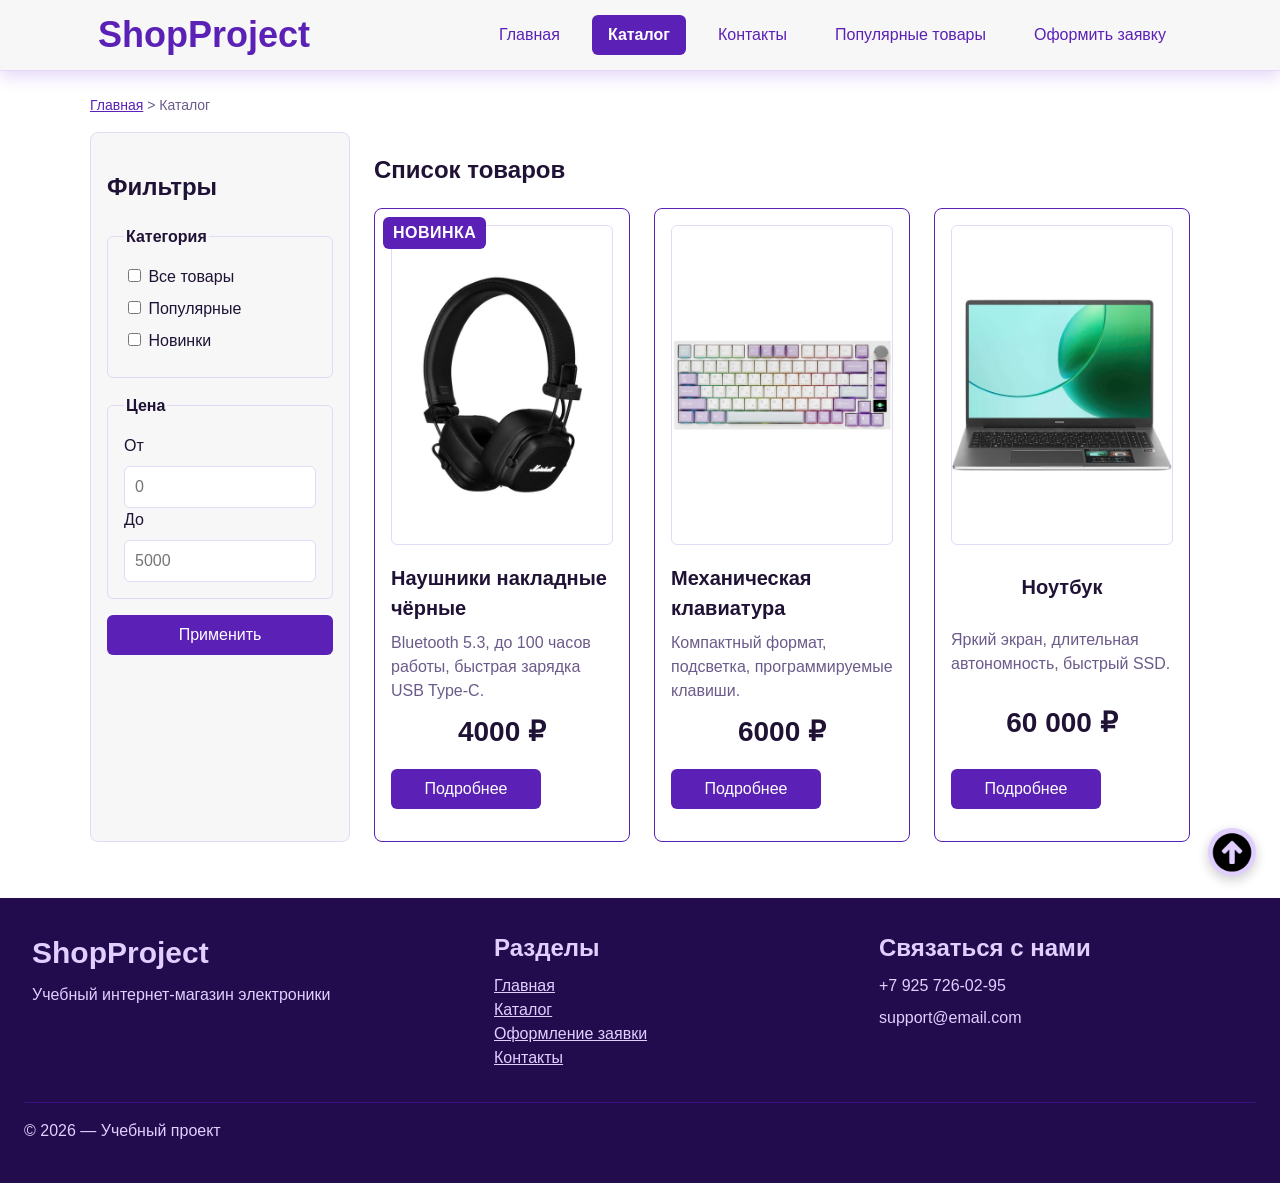
<file: catalog.html>
<!doctype html>
<html lang="ru">
  <head>
    <meta charset="UTF-8" />
    <meta name="viewport" content="width=device-width, initial-scale=1.0" />
    <meta
      name="description"
      content="Каталог товаров учебного интернет-
магазина."
    />
    <meta property="og:type" content="website" />
    <meta property="og:title" content="Учебный интернет-магазин" />
    <meta
      property="og:description"
      content="Учебный frontend-проект интернет-
магазина."
    />
    <meta
      property="og:image"
      content="https://aer1s7.github.io/kr1-html-css-
shop/images/preview.jpg"
    />
    <title>Каталог товаров — Учебный интернет-магазин</title>
    <link rel="stylesheet" href="css/style.css" />
  </head>
  <body>
    <header class="site-header">
      <div class="site-header__inner">
        <a class="site-header__logo" href="index.html">ShopProject</a>
        <nav class="site-nav" aria-label="Основная навигация">
          <ul class="site-nav__list">
            <li class="site-nav__item">
              <a class="site-nav__link" href="index.html"> Главная </a>
            </li>
            <li class="site-nav__item">
              <a
                class="site-nav__link site-nav__link--active"
                href="catalog.html"
                >Каталог</a
              >
            </li>
            <li class="site-nav__item">
              <a class="site-nav__link" href="contacts.html">Контакты</a>
            </li>
            <li class="site-nav__item">
              <a class="site-nav__link" href="index.html#popular">
                Популярные товары
              </a>
            </li>
            <li class="site-nav__item">
              <a class="site-nav__link" href="order.html"> Оформить заявку </a>
            </li>
          </ul>
        </nav>
      </div>
    </header>
    <main>
      <nav class="breadcrumbs" aria-label="Хлебные крошки">
        <a class="breadcrumbs__link" href="index.html">Главная</a>
        <span class="breadcrumbs__current">Каталог</span>
      </nav>
      <section class="catalog-layout">
        <aside class="catalog-filters">
          <h2>Фильтры</h2>
          <form class="filters-form" action="#" method="get">
            <fieldset>
              <legend>Категория</legend>
              <label>
                <input type="checkbox" name="category" value="all" />
                Все товары
              </label>
              <label>
                <input type="checkbox" name="category" value="popular" />
                Популярные
              </label>
              <label>
                <input type="checkbox" name="category" value="new" />
                Новинки
              </label>
            </fieldset>
            <fieldset>
              <legend>Цена</legend>
              <label for="price-from">От</label>
              <input
                id="price-from"
                name="price-from"
                type="number"
                min="0"
                placeholder="0"
              />
              <label for="price-to">До</label>
              <input
                id="price-to"
                name="price-to"
                type="number"
                min="0"
                placeholder="5000"
              />
            </fieldset>
            <button class="button button--primary" type="submit">
              Применить
            </button>
          </form>
        </aside>
        <section class="catalog-products">
          <h2>Список товаров</h2>
          <div class="products-grid">
            <article class="product-card product-card--featured">
              <span class="product-card__badge">Новинка</span>
              <a href="product.html"
                ><img class="product-card__image" src="images/product-1.jpg"
              /></a>
              <h3 class="product-card__title">
                <a href="product.html" class="product-card__link">
                  Наушники накладные чёрные
                </a>
              </h3>
              <p class="product-card__description">
                Bluetooth 5.3, до 100 часов работы, быстрая зарядка USB Type-C.
              </p>
              <p class="product-card__price">4000 ₽</p>
              <a href="product.html">
                <button
                  class="button product-card__button"
                  type="button"
                  data-product="Товар 1"
                >
                  Подробнее
                </button>
              </a>
            </article>
            <article class="product-card product-card--featured">
              <a href="product.html"
                ><img class="product-card__image" src="images/product-2.jpg"
              /></a>
              <h3 class="product-card__title">
                <a href="product.html" class="product-card__link"
                  >Механическая клавиатура</a
                >
              </h3>
              <p class="product-card__description">
                Компактный формат, подсветка, программируемые клавиши.
              </p>
              <p class="product-card__price">6000 ₽</p>
              <a href="product.html">
                <button
                  class="button product-card__button"
                  type="button"
                  data-product="Товар 2"
                >
                  Подробнее
                </button>
              </a>
            </article>
            <article class="product-card product-card--featured">
              <a href="product.html"
                ><img class="product-card__image" src="images/product-3.jpg"
              /></a>
              <h3 class="product-card__title">
                <a href="product.html" class="product-card__link">Ноутбук</a>
              </h3>
              <p class="product-card__description">
                Яркий экран, длительная автономность, быстрый SSD.
              </p>
              <p class="product-card__price">60 000 ₽</p>
              <a href="product.html">
                <button
                  class="button product-card__button"
                  type="button"
                  data-product="Товар 3"
                >
                  Подробнее
                </button>
              </a>
            </article>
          </div>
        </section>
      </section>
    </main>
    <footer id="site-footer">
      <div class="site-footer__inner">
        <div>
          <h2 class="site-footer__logo">ShopProject</h2>
          <p>Учебный интернет-магазин электроники</p>
        </div>
        <div class="site-footer__sections">
          <h2>Разделы</h2>
          <a class="site-footer__link" href="index.html">Главная</a>
          <a class="site-footer__link" href="catalog.html">Каталог</a>
          <a class="site-footer__link" href="order.html">Оформление заявки</a>
          <a class="site-footer__link" href="contacts.html">Контакты</a>
        </div>
        <div>
          <h2>Связаться с нами</h2>
          <p>+7 925 726-02-95</p>
          <p>support@email.com</p>
        </div>
      </div>
      <div class="site-footer__bottom">
        <p>&copy; 2026 — Учебный проект</p>
      </div>
    </footer>
    <a href="#top" class="scroll-top" aria-label="Наверх" title="Наверх"
      ><img class="scroll-top__img" src="images/top.png"
    /></a>
  </body>
</html>
</file>
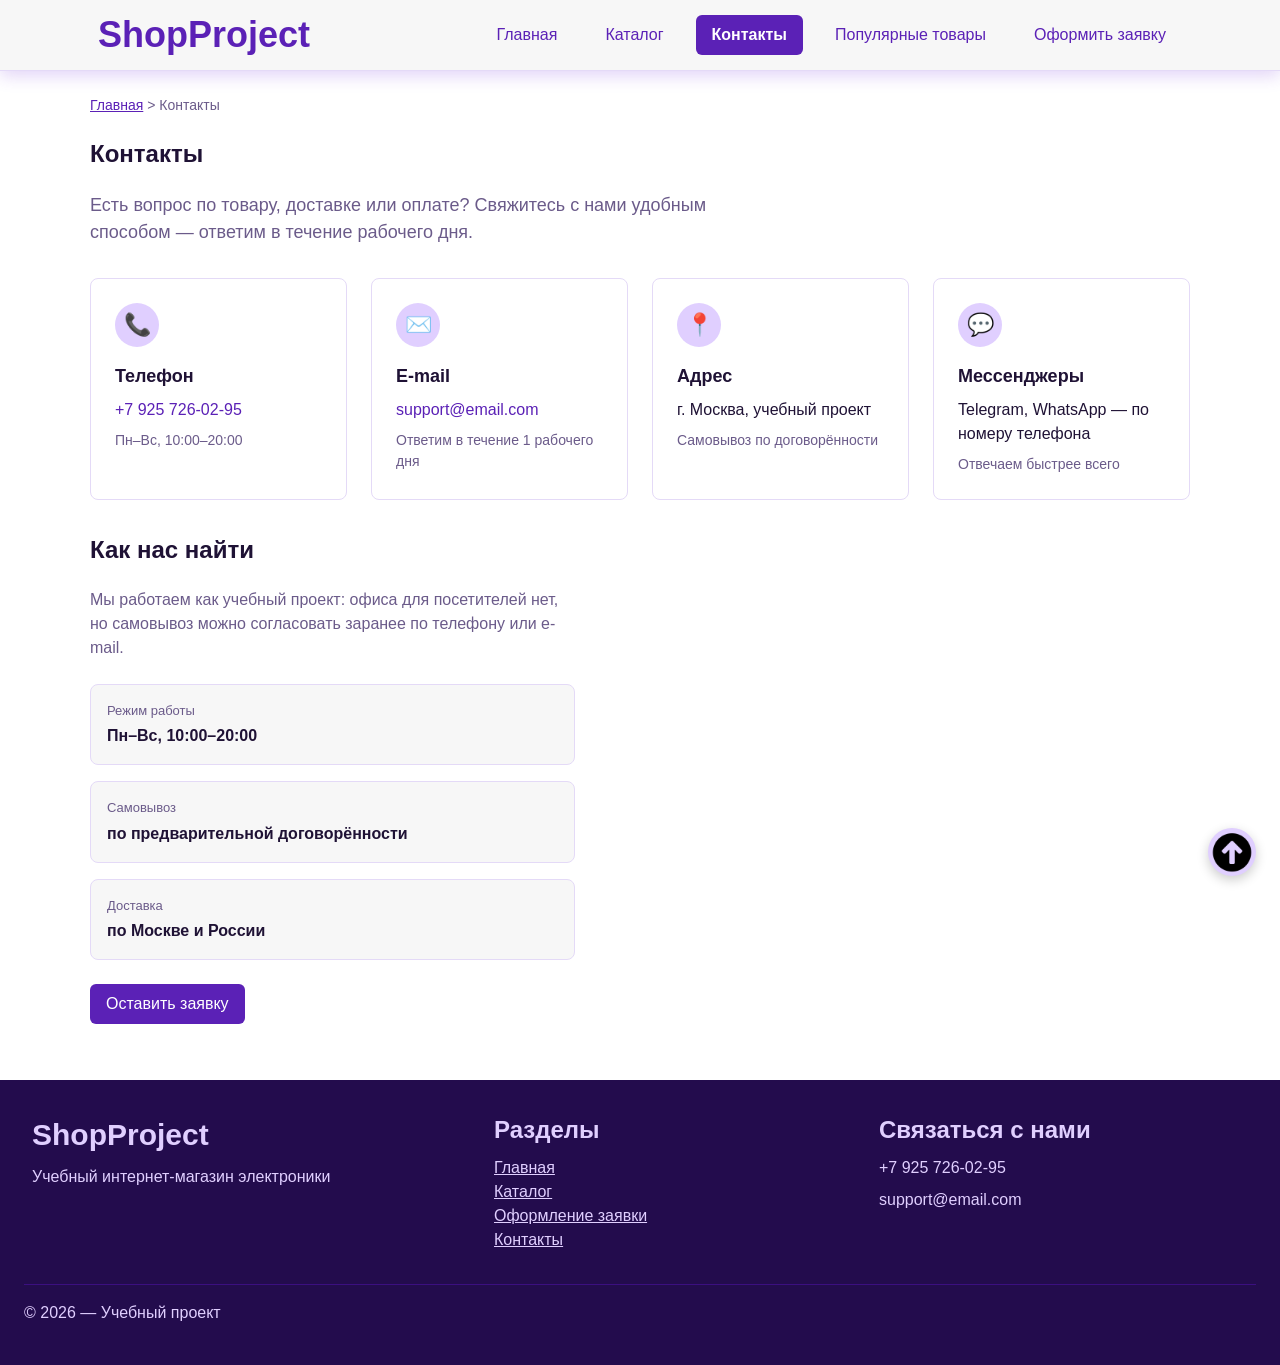
<file: contacts.html>
<!doctype html>
<html lang="ru">
  <head>
    <meta charset="UTF-8" />
    <meta name="viewport" content="width=device-width, initial-scale=1.0" />
    <meta
      name="description"
      content="Контакты учебного интернет-магазина ShopProject: телефон, e-mail, адрес, форма обратной связи."
    />
    <meta property="og:type" content="website" />
    <meta property="og:title" content="Контакты — ShopProject" />
    <meta
      property="og:description"
      content="Учебный frontend-проект интернет-магазина электроники."
    />
    <meta
      property="og:image"
      content="https://aer1s7.github.io/kr1-html-css-shop/images/preview.jpg"
    />
    <title>Контакты — ShopProject</title>
    <link rel="stylesheet" href="css/style.css" />
  </head>
  <body>
    <a id="top"></a>

    <header class="site-header">
      <div class="site-header__inner">
        <a class="site-header__logo" href="index.html">ShopProject</a>
        <nav class="site-nav" aria-label="Основная навигация">
          <ul class="site-nav__list">
            <li class="site-nav__item">
              <a class="site-nav__link" href="index.html">Главная</a>
            </li>
            <li class="site-nav__item">
              <a class="site-nav__link" href="catalog.html">Каталог</a>
            </li>
            <li class="site-nav__item">
              <a
                class="site-nav__link site-nav__link--active"
                href="contacts.html"
              >
                Контакты
              </a>
            </li>
            <li class="site-nav__item">
              <a class="site-nav__link" href="index.html#popular">
                Популярные товары
              </a>
            </li>
            <li class="site-nav__item">
              <a class="site-nav__link" href="order.html">Оформить заявку</a>
            </li>
          </ul>
        </nav>
      </div>
    </header>

    <main>
      <nav class="breadcrumbs" aria-label="Хлебные крошки">
        <a class="breadcrumbs__link" href="index.html">Главная</a>
        <span class="breadcrumbs__current">Контакты</span>
      </nav>
      <section class="section contacts-intro">
        <h1>Контакты</h1>
        <p class="contacts-intro__text">
          Есть вопрос по товару, доставке или оплате? Свяжитесь с нами удобным
          способом — ответим в течение рабочего дня.
        </p>
      </section>

      <section class="section contacts-grid" aria-label="Способы связи">
        <article class="contact-card">
          <span class="contact-card__icon" aria-hidden="true">📞</span>
          <h2 class="contact-card__title">Телефон</h2>
          <p class="contact-card__text">
            <a class="contact-card__link" href="tel:+79257260295">
              +7 925 726-02-95
            </a>
          </p>
          <p class="contact-card__note">Пн–Вс, 10:00–20:00</p>
        </article>

        <article class="contact-card">
          <span class="contact-card__icon" aria-hidden="true">✉️</span>
          <h2 class="contact-card__title">E-mail</h2>
          <p class="contact-card__text">
            <a class="contact-card__link" href="mailto:support@email.com">
              support@email.com
            </a>
          </p>
          <p class="contact-card__note">Ответим в течение 1 рабочего дня</p>
        </article>

        <article class="contact-card">
          <span class="contact-card__icon" aria-hidden="true">📍</span>
          <h2 class="contact-card__title">Адрес</h2>
          <p class="contact-card__text">г. Москва, учебный проект</p>
          <p class="contact-card__note">Самовывоз по договорённости</p>
        </article>

        <article class="contact-card">
          <span class="contact-card__icon" aria-hidden="true">💬</span>
          <h2 class="contact-card__title">Мессенджеры</h2>
          <p class="contact-card__text">
            Telegram, WhatsApp — по номеру телефона
          </p>
          <p class="contact-card__note">Отвечаем быстрее всего</p>
        </article>
      </section>
      <section
        class="section contacts-map"
        aria-labelledby="contacts-map-title"
      >
        <div class="contacts-map__info">
          <h2 id="contacts-map-title">Как нас найти</h2>
          <p>
            Мы работаем как учебный проект: офиса для посетителей нет, но
            самовывоз можно согласовать заранее по телефону или e-mail.
          </p>

          <dl class="contacts-map__facts">
            <div class="contacts-map__fact">
              <dt>Режим работы</dt>
              <dd>Пн–Вс, 10:00–20:00</dd>
            </div>
            <div class="contacts-map__fact">
              <dt>Самовывоз</dt>
              <dd>по предварительной договорённости</dd>
            </div>
            <div class="contacts-map__fact">
              <dt>Доставка</dt>
              <dd>по Москве и России</dd>
            </div>
          </dl>

          <a href="order.html">
            <button class="button button--primary">Оставить заявку</button>
          </a>
        </div>
      </section>
    </main>

    <footer id="site-footer">
      <div class="site-footer__inner">
        <div>
          <h2 class="site-footer__logo">ShopProject</h2>
          <p>Учебный интернет-магазин электроники</p>
        </div>
        <div class="site-footer__sections">
          <h2>Разделы</h2>
          <a class="site-footer__link" href="index.html">Главная</a>
          <a class="site-footer__link" href="catalog.html">Каталог</a>
          <a class="site-footer__link" href="order.html">Оформление заявки</a>
          <a class="site-footer__link" href="contacts.html">Контакты</a>
        </div>
        <div>
          <h2>Связаться с нами</h2>
          <p>+7 925 726-02-95</p>
          <p>support@email.com</p>
        </div>
      </div>
      <div class="site-footer__bottom">
        <p>&copy; 2026 — Учебный проект</p>
      </div>
    </footer>

    <a href="#top" class="scroll-top" aria-label="Наверх" title="Наверх">
      <img class="scroll-top__img" src="images/top.png" alt="" />
    </a>
  </body>
</html>
</file>
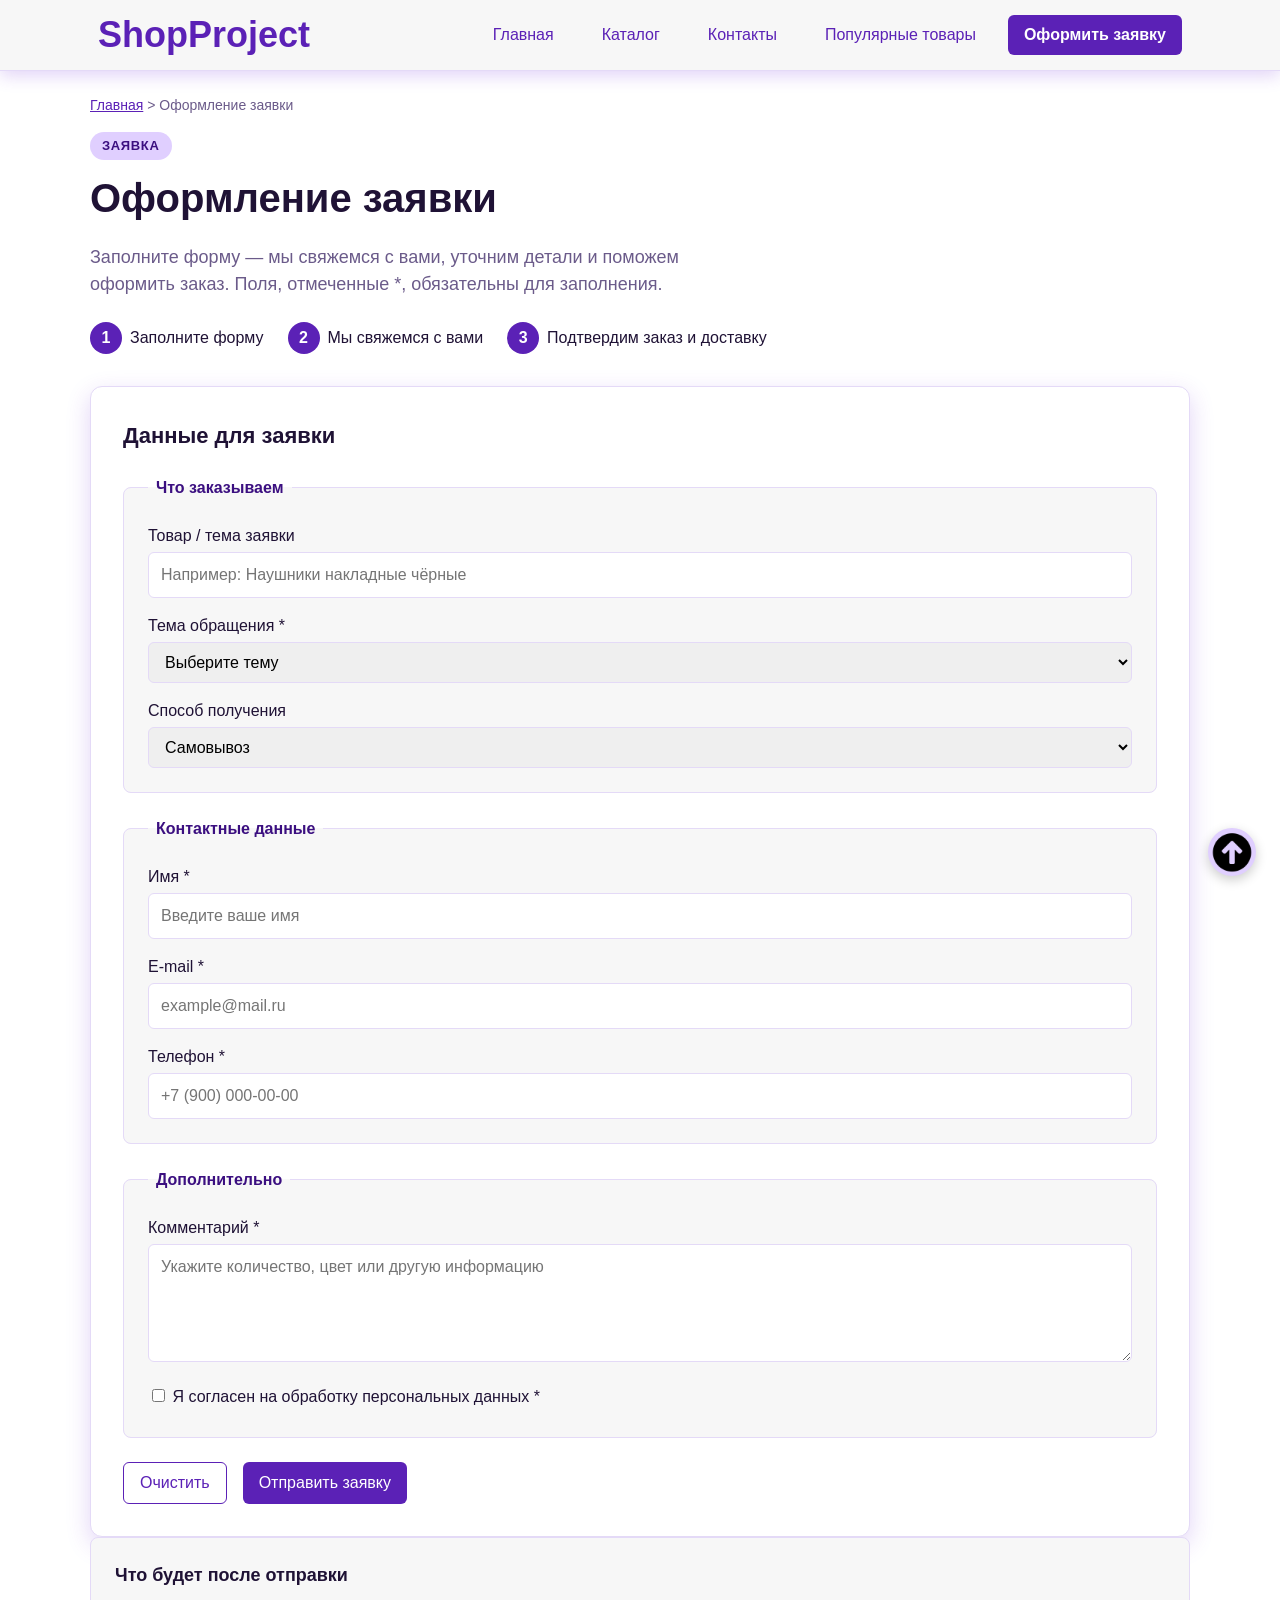
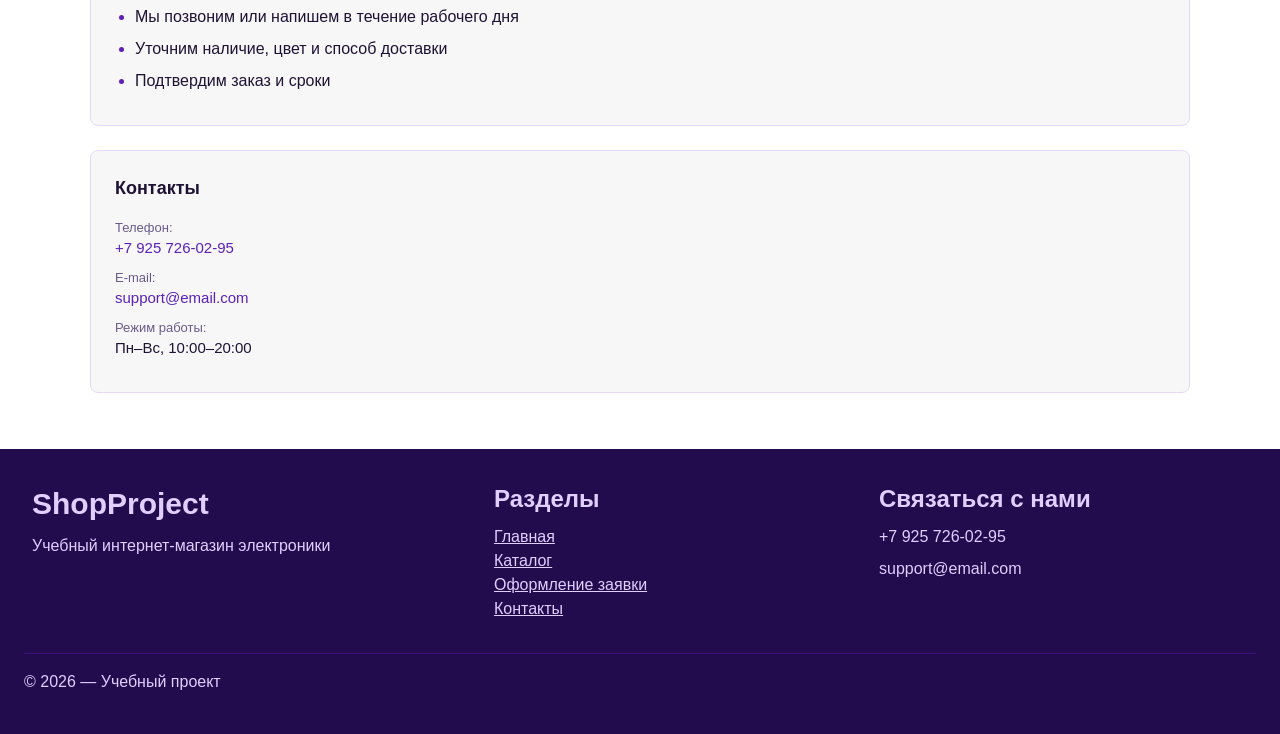
<file: order.html>
<!doctype html>
<html lang="ru">
  <head>
    <meta charset="UTF-8" />
    <meta name="viewport" content="width=device-width, initial-scale=1.0" />
    <meta
      name="description"
      content="Оформление заявки в интернет-магазине ShopProject: выбор товара, контакты, способ получения."
    />
    <meta property="og:type" content="website" />
    <meta property="og:title" content="Оформление заявки — ShopProject" />
    <meta
      property="og:description"
      content="Учебный frontend-проект интернет-магазина электроники."
    />
    <meta
      property="og:image"
      content="https://aer1s7.github.io/kr1-html-css-shop/images/preview.jpg"
    />
    <title>Оформление заявки — ShopProject</title>
    <link rel="stylesheet" href="css/style.css" />
  </head>
  <body>
    <a id="top"></a>

    <header class="site-header">
      <div class="site-header__inner">
        <a class="site-header__logo" href="index.html">ShopProject</a>
        <nav class="site-nav" aria-label="Основная навигация">
          <ul class="site-nav__list">
            <li class="site-nav__item">
              <a class="site-nav__link" href="index.html">Главная</a>
            </li>
            <li class="site-nav__item">
              <a class="site-nav__link" href="catalog.html">Каталог</a>
            </li>
            <li class="site-nav__item">
              <a class="site-nav__link" href="contacts.html">Контакты</a>
            </li>
            <li class="site-nav__item">
              <a class="site-nav__link" href="index.html#popular">
                Популярные товары
              </a>
            </li>
            <li class="site-nav__item">
              <a
                class="site-nav__link site-nav__link--active"
                href="order.html"
              >
                Оформить заявку
              </a>
            </li>
          </ul>
        </nav>
      </div>
    </header>

    <main>
      <nav class="breadcrumbs" aria-label="Хлебные крошки">
        <a class="breadcrumbs__link" href="index.html">Главная</a>
        <span class="breadcrumbs__current">Оформление заявки</span>
      </nav>
      <section class="section order-intro">
        <p class="order-intro__eyebrow">Заявка</p>
        <h1 class="order-intro__title">Оформление заявки</h1>
        <p class="order-intro__text">
          Заполните форму — мы свяжемся с вами, уточним детали и поможем
          оформить заказ. Поля, отмеченные
          <span class="order-form__required" aria-hidden="true">*</span>,
          обязательны для заполнения.
        </p>

        <ol class="order-steps">
          <li class="order-steps__item">
            <span class="order-steps__num">1</span>
            <span class="order-steps__text">Заполните форму</span>
          </li>
          <li class="order-steps__item">
            <span class="order-steps__num">2</span>
            <span class="order-steps__text">Мы свяжемся с вами</span>
          </li>
          <li class="order-steps__item">
            <span class="order-steps__num">3</span>
            <span class="order-steps__text">Подтвердим заказ и доставку</span>
          </li>
        </ol>
      </section>

      <section class="section order-layout">
        <form
          class="order-form order-form--page order-card"
          id="order-page-form"
          action="order.html"
          method="get"
        >
          <h2 class="order-card__title">Данные для заявки</h2>

          <fieldset class="order-form__group">
            <legend class="order-form__legend">Что заказываем</legend>

            <div class="order-form__field">
              <label class="order-form__label" for="page-product">
                Товар / тема заявки
              </label>
              <input
                class="order-form__input"
                id="page-product"
                name="product"
                type="text"
                placeholder="Например: Наушники накладные чёрные"
              />
            </div>

            <div class="order-form__field">
              <label class="order-form__label" for="page-topic">
                Тема обращения
                <span class="order-form__required" aria-hidden="true">*</span>
              </label>
              <select
                class="order-form__select"
                id="page-topic"
                name="topic"
                required
              >
                <option value="">Выберите тему</option>
                <option value="product">Заказ товара</option>
                <option value="consultation">Консультация</option>
                <option value="delivery">Доставка</option>
              </select>
            </div>

            <div class="order-form__field">
              <label class="order-form__label" for="page-delivery">
                Способ получения
              </label>
              <select
                class="order-form__select"
                id="page-delivery"
                name="delivery"
              >
                <option value="pickup">Самовывоз</option>
                <option value="courier">Курьером</option>
                <option value="post">Почтой</option>
              </select>
            </div>
          </fieldset>

          <fieldset class="order-form__group">
            <legend class="order-form__legend">Контактные данные</legend>

            <div class="order-form__field">
              <label class="order-form__label" for="page-name">
                Имя
                <span class="order-form__required" aria-hidden="true">*</span>
              </label>
              <input
                class="order-form__input"
                id="page-name"
                name="name"
                type="text"
                placeholder="Введите ваше имя"
                autocomplete="given-name"
                required
              />
            </div>

            <div class="order-form__field">
              <label class="order-form__label" for="page-email">
                E-mail
                <span class="order-form__required" aria-hidden="true">*</span>
              </label>
              <input
                class="order-form__input"
                id="page-email"
                name="email"
                type="email"
                placeholder="example@mail.ru"
                autocomplete="email"
                required
              />
            </div>

            <div class="order-form__field">
              <label class="order-form__label" for="page-phone">
                Телефон
                <span class="order-form__required" aria-hidden="true">*</span>
              </label>
              <input
                class="order-form__input"
                id="page-phone"
                name="phone"
                type="tel"
                inputmode="tel"
                placeholder="+7 (900) 000-00-00"
                pattern="^\+7 \(\d{3}\) \d{3}-\d{2}-\d{2}$"
                title="Введите телефон в формате +7 (900) 000-00-00"
                required
              />
            </div>
          </fieldset>

          <fieldset class="order-form__group">
            <legend class="order-form__legend">Дополнительно</legend>

            <div class="order-form__field">
              <label class="order-form__label" for="page-comment">
                Комментарий
                <span class="order-form__required" aria-hidden="true">*</span>
              </label>
              <textarea
                class="order-form__textarea"
                id="page-comment"
                name="comment"
                rows="4"
                placeholder="Укажите количество, цвет или другую информацию"
                required
              ></textarea>
            </div>

            <div class="order-form__field">
              <label class="order-form__label" for="page-agreement">
                <input
                  id="page-agreement"
                  name="agreement"
                  type="checkbox"
                  value="yes"
                  required
                />
                Я согласен на обработку персональных данных
                <span class="order-form__required" aria-hidden="true">*</span>
              </label>
            </div>
          </fieldset>

          <div class="order-form__actions">
            <button class="button button--secondary" type="reset">
              Очистить
            </button>
            <button class="button button--primary" type="submit">
              Отправить заявку
            </button>
          </div>
        </form>
        <aside class="order-aside" aria-label="Дополнительная информация">
          <div class="order-aside__card">
            <h2 class="order-aside__title">Что будет после отправки</h2>
            <ul class="order-aside__list">
              <li>Мы позвоним или напишем в течение рабочего дня</li>
              <li>Уточним наличие, цвет и способ доставки</li>
              <li>Подтвердим заказ и сроки</li>
            </ul>
          </div>

          <div class="order-aside__card">
            <h2 class="order-aside__title">Контакты</h2>
            <p class="order-aside__row">
              <span class="order-aside__label">Телефон:</span>
              <a class="order-aside__link" href="tel:+79257260295">
                +7 925 726-02-95
              </a>
            </p>
            <p class="order-aside__row">
              <span class="order-aside__label">E-mail:</span>
              <a class="order-aside__link" href="mailto:support@email.com">
                support@email.com
              </a>
            </p>
            <p class="order-aside__row">
              <span class="order-aside__label">Режим работы:</span>
              Пн–Вс, 10:00–20:00
            </p>
          </div>
        </aside>
      </section>
    </main>

    <footer id="site-footer">
      <div class="site-footer__inner">
        <div>
          <h2 class="site-footer__logo">ShopProject</h2>
          <p>Учебный интернет-магазин электроники</p>
        </div>
        <div class="site-footer__sections">
          <h2>Разделы</h2>
          <a class="site-footer__link" href="index.html">Главная</a>
          <a class="site-footer__link" href="catalog.html">Каталог</a>
          <a class="site-footer__link" href="order.html">Оформление заявки</a>
          <a class="site-footer__link" href="contacts.html">Контакты</a>
        </div>
        <div>
          <h2>Связаться с нами</h2>
          <p>+7 925 726-02-95</p>
          <p>support@email.com</p>
        </div>
      </div>
      <div class="site-footer__bottom">
        <p>&copy; 2026 — Учебный проект</p>
      </div>
    </footer>

    <a href="#top" class="scroll-top" aria-label="Наверх" title="Наверх">
      <img class="scroll-top__img" src="images/top.png" alt="" />
    </a>
  </body>
</html>
</file>
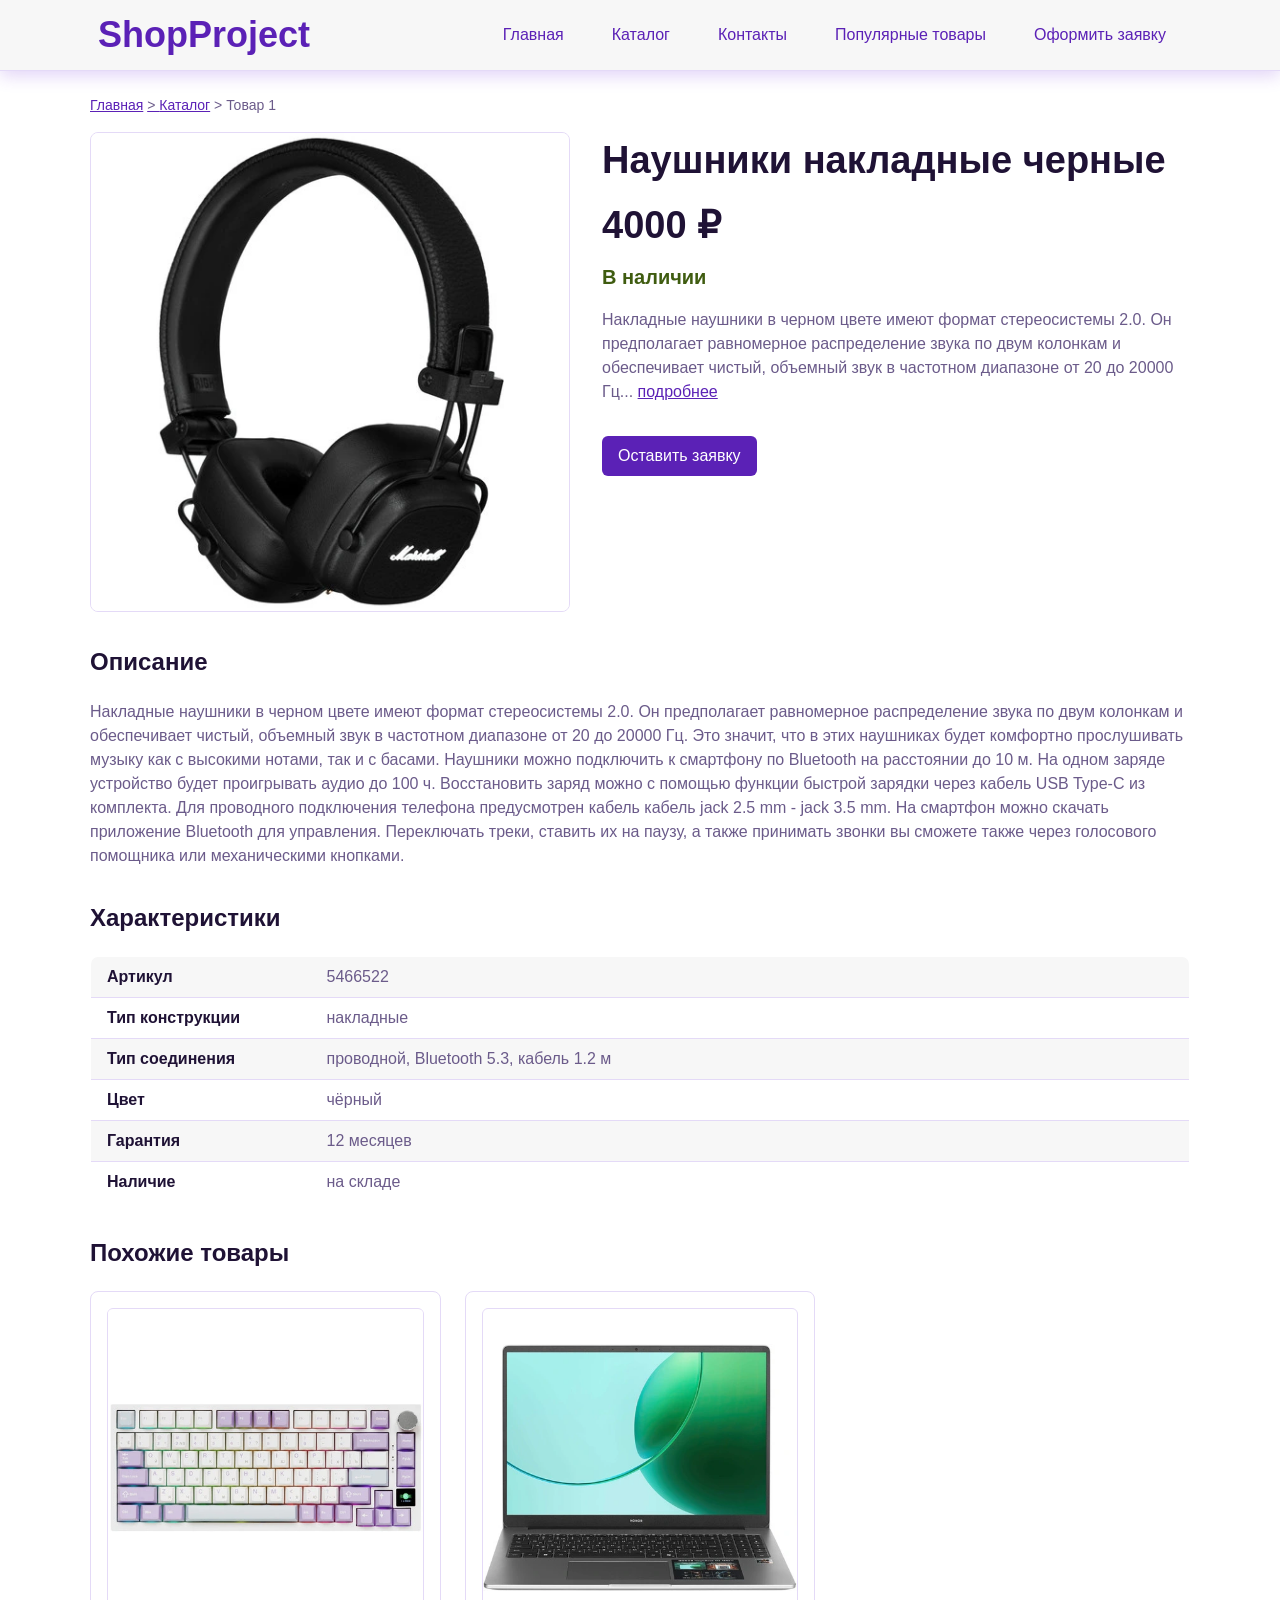
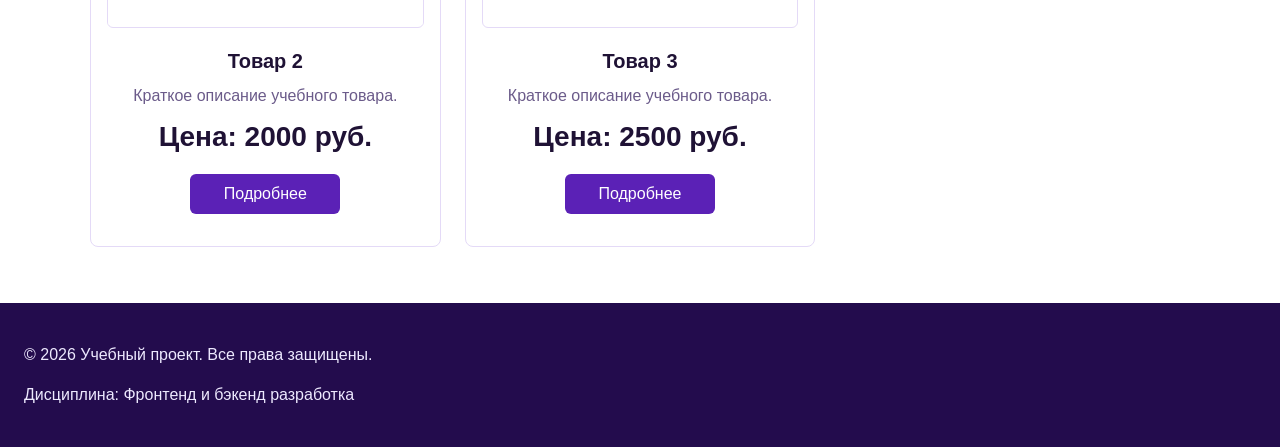
<file: product.html>
<!doctype html>
<html lang="ru">
  <head>
    <meta charset="UTF-8" />
    <meta name="viewport" content="width=device-width, initial-scale=1.0" />
    <meta
      name="description"
      content="Страница товара учебного интернет-магазина."
    />
    <meta property="og:type" content="website" />
    <meta property="og:title" content="Учебный интернет-магазин" />
    <meta
      property="og:description"
      content="Учебный frontend-проект интернет-магазина."
    />
    <meta
      property="og:image"
      content="https://aer1s7.github.io/kr1-html-css-shop/images/preview.jpg"
    />
    <title>Товар 1 — Учебный интернет-магазин</title>
    <link rel="stylesheet" href="css/style.css" />
    <script src="js/main.js" defer></script>
  </head>
  <body>
    <header class="site-header">
      <div class="site-header__inner">
        <a class="site-header__logo" href="index.html">ShopProject</a>
        <nav class="site-nav" aria-label="Основная навигация">
          <ul class="site-nav__list">
            <li class="site-nav__item">
              <a class="site-nav__link" href="index.html">Главная</a>
            </li>
            <li class="site-nav__item">
              <a class="site-nav__link" href="catalog.html">Каталог</a>
            </li>
            <li class="site-nav__item">
              <a class="site-nav__link" href="contacts.html">Контакты</a>
            </li>
            <li class="site-nav__item">
              <a class="site-nav__link" href="index.html#popular">
                Популярные товары
              </a>
            </li>
            <li class="site-nav__item">
              <a class="site-nav__link" href="order.html">
                Оформить заявку
              </a>
            </li>
          </ul>
        </nav>
      </div>
    </header>

    <main>
      <nav class="breadcrumbs" aria-label="Хлебные крошки">
        <a class="breadcrumbs__link" href="index.html">Главная</a>
        <a class="breadcrumbs__current" href="catalog.html">Каталог</a>
        <span class="breadcrumbs__current">Товар 1</span>
      </nav>

      <section class="section product-detail">
        <div class="product-detail__media">
          <img
            class="product-detail__image"
            src="images/product-1.jpg"
            alt="Товар 1 — учебный товар интернет-магазина"
            width="600"
            height="450"
          />
        </div>

        <div class="product-detail__info">
          <h1 class="product-detail__title">Наушники накладные черные</h1>

          <p class="product-detail__price">4000 ₽</p>
          
          <p class="product-detail__stock">В наличии</p>

          <p class="product-detail__description">
            Накладные наушники в черном цвете имеют формат стереосистемы 2.0. Он предполагает равномерное распределение звука по двум колонкам
            и обеспечивает чистый, объемный звук в частотном диапазоне от 20 до 20000 Гц...
            <a href="#about-product" class="product-detail__continuelink">подробнее</a>
          </p>
          <a href="order.html">
            <button
              class="button button--primary product-detail__button"
              type="button"
              data-product="Товар 1"
            >
              Оставить заявку
            </button>
          </a>
        </div>
      </section>
    <section class="section" id="about-product">
        <h2>Описание</h2>
        <p class="about-product__description">
            Накладные наушники в черном цвете имеют формат стереосистемы 2.0. Он предполагает равномерное распределение звука по двум колонкам
            и обеспечивает чистый, объемный звук в частотном диапазоне от 20 до 20000 Гц. Это значит, что в этих наушниках будет комфортно прослушивать
            музыку как с высокими нотами, так и с басами.
            Наушники можно подключить к смартфону по Bluetooth на расстоянии до 10 м.
            На одном заряде устройство будет проигрывать аудио до 100 ч. Восстановить заряд можно с помощью функции
            быстрой зарядки через кабель USB Type-C из комплекта. Для проводного подключения телефона предусмотрен кабель кабель
             jack 2.5 mm - jack 3.5 mm. На смартфон можно скачать приложение Bluetooth для управления. Переключать треки, ставить их на паузу,
            а также принимать звонки вы сможете также через голосового помощника или механическими кнопками. 
        </p>
    </section>
      <section class="section" id="specifications">
        <h2>Характеристики</h2>
        <table class="specs-table">
          <caption class="visually-hidden">
            Технические характеристики товара
          </caption>
          <tbody>
            <tr class="specs-table__row">
              <th class="specs-table__head" scope="row">Артикул</th>
              <td class="specs-table__cell">5466522</td>
            </tr>
            <tr class="specs-table__row">
              <th class="specs-table__head" scope="row">Тип конструкции</th>
              <td class="specs-table__cell">накладные</td>
            </tr>
            <tr class="specs-table__row">
              <th class="specs-table__head" scope="row">Тип соединения</th>
              <td class="specs-table__cell">проводной, Bluetooth 5.3, кабель 1.2 м </td>
            </tr>
            <tr class="specs-table__row">
              <th class="specs-table__head" scope="row">Цвет</th>
              <td class="specs-table__cell">чёрный</td>
            </tr>
            <tr class="specs-table__row">
              <th class="specs-table__head" scope="row">Гарантия</th>
              <td class="specs-table__cell">12 месяцев</td>
            </tr>
            <tr class="specs-table__row">
              <th class="specs-table__head" scope="row">Наличие</th>
              <td class="specs-table__cell">на складе</td>
            </tr>
          </tbody>
        </table>
      </section>

      <section class="section" id="related">
        <h2>Похожие товары</h2>
        <div class="products-grid">
          <article class="product-card">
            <a href="product.html"><img class="product-card__image" src="images/product-2.jpg"/></a>
            <h3 class="product-card__title">
              <a class="product-card__link" href="product.html">Товар 2</a>
            </h3>
            <p class="product-card__description">
              Краткое описание учебного товара.
            </p>
            <p class="product-card__price">Цена: 2000 руб.</p>
            <button
              class="button product-card__button"
              type="button"
              data-product="Товар 2"
            >
              Подробнее
            </button>
          </article>
          <article class="product-card">
            <a href="product.html"><img class="product-card__image" src="images/product-3.jpg"/></a>
            <h3 class="product-card__title">
              <a class="product-card__link" href="product.html">Товар 3</a>
            </h3>
            <p class="product-card__description">
              Краткое описание учебного товара.
            </p>
            <p class="product-card__price">Цена: 2500 руб.</p>
            <button
              class="button product-card__button"
              type="button"
              data-product="Товар 3"
            >
              Подробнее
            </button>
          </article>
        </div>
      </section>
    </main>

    <footer id="contacts">
      <p>&copy; 2026 Учебный проект. Все права защищены.</p>
      <p>Дисциплина: Фронтенд и бэкенд разработка</p>
    </footer>

    <dialog
      class="order-dialog"
      id="order-dialog"
      aria-labelledby="order-dialog-title"
    >
      <h2 class="order-dialog__title" id="order-dialog-title">
        Оформление заявки
      </h2>
  </body>
</html>
</file>
<file: css/style.css>
﻿/* ===============================
1. Переменные проекта
=============================== */
:root {
  /* Основные цвета проекта */
  --color-bg: #ffffff;
  --color-text: #1f1235;
  --color-muted: #6b5b8a;
  --color-primary: #5b21b6;
  --color-primary-dark: #3b0f80;
  --color-border: #e4daf7;
  --color-surface: #f7f7f7;
  --color-surface-accent: #e0cfff;
  --color-danger: #b00020;
  --color-success: #3f5c10;
  --color-success-bg: #eefaf0;
  --color-white: #ffffff;
  --color-shadow: rgba(109, 40, 217, 0.2);
  /* Отступы */
  --space-xs: 4px;
  --space-sm: 8px;
  --space-md: 16px;
  --space-lg: 24px;
  --space-xl: 32px;
  /* Скругления */
  --radius-sm: 6px;
  --radius-md: 8px;
  --radius-lg: 12px;
  /* Размеры */
  --container-width: 1100px;
}

/* ===============================
2. Базовые стили
=============================== */
* {
  box-sizing: border-box;
}

html {
  scroll-behavior: smooth;
}

body {
  margin: 0;
  font-family: Arial, Helvetica, sans-serif;
  line-height: 1.5;
  color: var(--color-text);
  background-color: var(--color-bg);
}

main {
  min-height: calc(100vh - (70px+237px+40px))
}

main,
footer {
  padding: var(--space-lg);
}

header {
  background-color: var(--color-surface);
}

footer {
  background-color: #230c4d;
  color: #ede9fe;
}

/* ===============================
3. Общие элементы интерфейса
=============================== */

a {
  color: var(--color-primary);
}

a:focus-visible {
  outline: 2px solid var(--color-primary);
  outline-offset: 3px;
}

button {
  display: inline-block;
  padding: var(--space-sm) var(--space-md);
  border: none;
  border-radius: var(--radius-sm);
  font: inherit;
  text-decoration: none;
  cursor: pointer;
}
.button--primary {
  color: var(--color-white);
  background-color: var(--color-primary);
  transition:
    background-color 0.3s ease,
    transform 0.3s ease;
}
.button--primary:hover {
  background-color: var(--color-primary-dark);
}

.button--secondary {
  color: var(--color-primary);
  background-color: transparent;
  border: 1px solid var(--color-primary);
  transition:
    background-color 0.3s ease,
    transform 0.3s ease;
}
.button--secondary:hover {
  color: var(--color-white);
  background-color: var(--color-primary);
}
.button:focus-visible {
  outline: 2px solid var(--color-primary);
  outline-offset: 3px;
}
.button:disabled,
.button--disabled {
  opacity: 0.6;
  cursor: not-allowed;
}

:target {
  outline: 2px dashed var(--color-primary);
  outline-offset: 4px;
}
/* ===============================
4. Компоненты страницы
=============================== */
.hero {
  display: grid;
  grid-template-columns: 1.1fr 0.9fr;
  gap: var(--space-xl);
  align-items: center;
  max-width: var(--container-width);
  margin: 0 auto var(--space-xl);
  padding: var(--space-xl) var(--space-lg);
  background-color: var(--color-surface-accent);
  border-radius: var(--radius-lg);
  box-shadow: 0 8px 24px var(--color-shadow);
}

.hero__eyebrow {
  display: inline-block;
  margin: 0 0 var(--space-sm);
  padding: 4px 12px;
  font-size: 14px;
  font-weight: 700;
  color: var(--color-primary-dark);
  text-transform: uppercase;
  letter-spacing: 0.05em;
  background-color: var(--color-white);
  border-radius: 999px;
}

.hero__title {
  margin: 0 0 var(--space-md);
  font-size: 44px;
  line-height: 1.15;
  color: var(--color-text);
}

.hero__subtitle {
  margin: 0 0 var(--space-lg);
  font-size: 18px;
  color: var(--color-muted);
}

.hero__actions {
  display: flex;
  flex-wrap: wrap;
  gap: var(--space-md);
  margin-bottom: var(--space-lg);
}

.hero__features {
  display: flex;
  flex-wrap: wrap;
  gap: var(--space-md);
  padding: 0;
  margin: 0;
  list-style: none;
}

.hero__feature {
  position: relative;
  padding-left: 24px;
  font-size: 15px;
  color: var(--color-text);
}

.hero__feature::before {
  content: "✓";
  position: absolute;
  left: 0;
  top: 0;
  font-weight: 700;
  color: var(--color-primary);
}

.hero__media {
  display: flex;
  justify-content: center;
}

.hero__image {
  display: block;
  width: 100%;
  max-width: 480px;
  height: auto;
  border-radius: var(--radius-lg);
  object-fit: contain;
}

.advantages-list {
  display: grid;
  grid-template-columns: repeat(4, 1fr);
  gap: var(--space-lg);
  padding: 0;
  margin: 0;
  list-style: none;
}

.advantages-list__item {
  padding: var(--space-lg);
  border: 1px solid var(--color-border);
  border-radius: var(--radius-md);
  background-color: var(--color-bg);
  transition:
    border-color 0.3s ease,
    transform 0.3s ease;
}

.advantages-list__item:hover {
  border-color: var(--color-primary);
  transform: translateY(-2px);
}

.advantages-list__icon {
  display: inline-flex;
  align-items: center;
  justify-content: center;
  width: 44px;
  height: 44px;
  margin-bottom: var(--space-md);
  font-size: 22px;
  background-color: var(--color-surface-accent);
  border-radius: 50%;
}

.advantages-list__title {
  margin: 0 0 var(--space-sm);
  font-size: 18px;
  color: var(--color-text);
}

.advantages-list__text {
  margin: 0;
  font-size: 15px;
  color: var(--color-muted);
}

.about-shop {
  display: grid;
  grid-template-columns: 1.4fr 1fr;
  gap: var(--space-xl);
  align-items: start;
  max-width: var(--container-width);
  margin: 0 auto var(--space-xl);
  padding: var(--space-xl) var(--space-lg);
  border-radius: var(--radius-lg);
  background-color: var(--color-surface);
  border-left: 4px solid var(--color-primary);
}

.about-shop__title {
  margin: 0 0 var(--space-md);
}

.about-shop__text {
  margin: 0 0 var(--space-md);
  color: var(--color-muted);
}

.about-shop__facts {
  display: grid;
  grid-template-columns: repeat(2, 1fr);
  gap: var(--space-md);
  margin: 0;
}

.about-shop__fact {
  padding: var(--space-md);
  background-color: var(--color-bg);
  border: 1px solid var(--color-border);
  border-radius: var(--radius-md);
}

.about-shop__fact-label {
  margin: 0 0 var(--space-xs);
  font-size: 13px;
  color: var(--color-muted);
}

.about-shop__fact-value {
  margin: 0;
  font-size: 22px;
  font-weight: 700;
  color: var(--color-primary);
}

.section {
  max-width: var(--container-width);
  margin: 0 auto var(--space-xl);
}
.section h2 {
  margin-top: 0;
}

.products-grid {
  display: grid;
  grid-template-columns: repeat(3, 1fr);
  gap: var(--space-lg);
}

.product-card {
  position: relative;
  overflow: hidden;
  display: flex;
  flex-direction: column;
  gap: var(--space-sm);
  padding: var(--space-md);
  border: 1px solid var(--color-border);
  border-radius: var(--radius-md);
  background-color: var(--color-bg);
  transition: transform 0.3s ease;
}
.product-card:hover {
  border-color: var(--color-primary);
  transform: scale(1.05);
}
.product-card--featured {
  border-color: var(--color-primary);
}
.product-card--discount {
  border-color: var(--color-danger);
}

.product-card__badge {
  position: absolute;
  top: var(--space-sm);
  left: var(--space-sm);
  z-index: 1;
  display: inline-block;
  padding: 4px 10px;
  font-size: 16px;
  font-weight: 700;
  color: var(--color-white);
  text-transform: uppercase;
  letter-spacing: 0.03em;
  background-color: var(--color-primary);
  border-radius: var(--radius-sm);
}

.product-card__image {
  display: block;
  width: 100%;
  height: 320px;
  object-fit: contain;
  margin-bottom: 10px;
  border: 1px solid var(--color-border);
  border-radius: var(--radius-sm);
}
.product-card__image:hover {
  border: 1px solid var(--color-primary);
}
.product-card__title {
  margin: auto;
  color: var(--color-text);
}
.product-card__description {
  margin: auto;
  color: var(--color-muted);
}

.product-card__price {
  margin: auto;
  font-size: 28px;
  font-weight: bold;
}
.product-card--discount .product-card__price {
  color: var(--color-danger);
}
.product-card__button {
  margin: var(--space-sm) auto var(--space-md);
  color: var(--color-white);
  background-color: var(--color-primary);
  width: 100%;
  max-width: 150px;
  transition: max-width 0.5s ease;
}

.product-card__button:hover {
  background-color: var(--color-primary-dark);
  max-width: 100%;
}

.product-card__button--order {
  width: 100%;
}

.catalog-layout {
  max-width: var(--container-width);
  margin: 0 auto var(--space-xl);
  display: grid;
  grid-template-columns: 260px 1fr;
  grid-template-areas: "filters products";
  gap: var(--space-lg);
}
.catalog-filters {
  grid-area: filters;
  padding: var(--space-md);
  border: 1px solid var(--color-border);
  border-radius: var(--radius-md);
  background-color: var(--color-surface);
}
.catalog-products {
  grid-area: products;
}

.filters-form {
  display: grid;
  gap: var(--space-md);
}
.filters-form fieldset {
  margin: 0;
  padding: var(--space-md);
  border: 1px solid var(--color-border);
  border-radius: var(--radius-sm);
}
.filters-form legend {
  font-weight: 700;
}
.filters-form label {
  display: block;
  margin-bottom: var(--space-sm);
}
.filters-form input[type="number"] {
  width: 100%;
  padding: 8px 10px;
  border: 1px solid var(--color-border);
  border-radius: var(--radius-sm);
  font: inherit;
}

.aside-info {
  max-width: var(--container-width);
  margin: 0 auto var(--space-xl);
  padding: var(--space-md);
  border-left: 4px solid var(--color-primary);
  background-color: var(--color-surface);
}

.site-header {
  position: sticky;
  top: 0;
  z-index: 50;
  border-bottom: 1px solid var(--color-border);
  box-shadow: 0 5px 16px rgba(109, 40, 217, 0.2);
}
.site-header__inner {
  display: flex;
  align-items: center;
  justify-content: space-between;
  max-width: var(--container-width);
  margin: 0 auto;
  padding: var(--space-sm);
}

.site-nav {
  margin: 0;
}

.site-header__logo {
  font-weight: bold;
  font-size: 36px;
  margin-right: 16px;
  color: var(--color-primary);
  text-decoration: none;
  transition: color 0.4s ease;
}

.site-header__logo:hover {
  color: var(--color-primary-dark);
}

.site-header__contacts {
  color: var(--color-primary);
  font-weight: 600;
}

.site-nav__list {
  display: flex;
  flex-wrap: wrap;
  justify-content: center;
  align-items: center;
  align-self: center;
  gap: var(--space-md);
  padding: 0;
  margin: 0;
  list-style: none;
}
.site-nav__link {
  display: inline-block;
  padding: var(--space-sm) var(--space-md);
  color: var(--color-primary);
  text-decoration: none;
  border-radius: var(--radius-sm);
  transition:
    background-color 0.4s ease,
    transform 0.4s ease;
}
.site-nav__link:hover {
  color: var(--color-white);
  background-color: var(--color-primary);
}

.site-nav__link:focus-visible {
  outline: 2px solid var(--color-primary);
  outline-offset: 3px;
}
.site-nav__link--active {
  color: var(--color-white);
  background-color: var(--color-primary);
  font-weight: 600;
}

.breadcrumbs {
  max-width: var(--container-width);
  margin: 0 auto var(--space-md);
  font-size: 14px;
  color: var(--color-muted);
}
.breadcrumbs__link {
  color: var(--color-primary);
}

.breadcrumbs__current::before {
  content: " > ";
  color: var(--color-muted);
}

.product-detail {
  display: grid;
  grid-template-columns: minmax(280px, 480px) 1fr;
  gap: var(--space-xl);
  align-items: start;
}

.product-detail__info {
  display: flex;
  flex-direction: column;
}

.product-detail__image {
  display: block;
  width: 100%;
  height: auto;
  border: 1px solid var(--color-border);
  border-radius: var(--radius-md);
  background-color: var(--color-surface);
}

.product-detail__title {
  margin: 0 0 var(--space-sm);
  font-size: 38px;
  color: var(--color-text);
}

.product-detail__price {
  margin: 0 0 var(--space-sm);
  font-size: 38px;
  font-weight: bold;
}

.product-detail__stock {
  margin: 0;
  font-size: 20px;
  font-weight: 700;
  color: var(--color-success);
}

.product-detail__description {
  color: var(--color-muted);
  text-overflow: ellipsis;
}

.product-detail__button {
  margin-top: var(--space-md);
}

.about-product__description {
  color: var(--color-muted);
}

.specs-table {
  width: 100%;
  max-width: var(--container-width);
  border-collapse: collapse;
  border: 1px solid var(--color-border);
  border-radius: var(--radius-md);
  overflow: hidden;
}

.specs-table__row:nth-child(odd) {
  background-color: var(--color-surface);
}

.specs-table__head,
.specs-table__cell {
  padding: var(--space-sm) var(--space-md);
  text-align: left;
  border-bottom: 1px solid var(--color-border);
}

.specs-table__head {
  width: 220px;
  font-weight: 700;
  color: var(--color-text);
}

.specs-table__cell {
  color: var(--color-muted);
}

.specs-table__row:last-child .specs-table__head,
.specs-table__row:last-child .specs-table__cell {
  border-bottom: none;
}

.product-card__link {
  color: var(--color-text);
  font-size: 20px;
  text-decoration: none;
}

.product-card__link:hover {
  color: var(--color-primary);
}

.visually-hidden {
  position: absolute;
  width: 1px;
  height: 1px;
  margin: -1px;
  padding: 0;
  border: 0;
  overflow: hidden;
  clip: rect(0 0 0 0);
  white-space: nowrap;
}

.contacts-intro {
  max-width: var(--container-width);
}

.contacts-intro__text {
  max-width: 640px;
  margin: var(--space-md) 0 0;
  color: var(--color-muted);
  font-size: 18px;
}

.contacts-grid {
  display: grid;
  grid-template-columns: repeat(4, 1fr);
  gap: var(--space-lg);
}

.contact-card {
  padding: var(--space-lg);
  border: 1px solid var(--color-border);
  border-radius: var(--radius-md);
  background-color: var(--color-bg);
  transition:
    border-color 0.3s ease,
    transform 0.3s ease,
    box-shadow 0.3s ease;
}

.contact-card:hover {
  border-color: var(--color-primary);
  transform: translateY(-2px);
  box-shadow: 0 8px 20px var(--color-shadow);
}

.contact-card__icon {
  display: inline-flex;
  align-items: center;
  justify-content: center;
  width: 44px;
  height: 44px;
  margin-bottom: var(--space-md);
  font-size: 22px;
  background-color: var(--color-surface-accent);
  border-radius: 50%;
}

.contact-card__title {
  margin: 0 0 var(--space-sm);
  font-size: 18px;
}

.contact-card__text {
  margin: 0;
  font-size: 16px;
  color: var(--color-text);
}

.contact-card__link {
  color: var(--color-primary);
  text-decoration: none;
}

.contact-card__link:hover {
  text-decoration: underline;
}

.contact-card__note {
  margin: var(--space-sm) 0 0;
  font-size: 14px;
  color: var(--color-muted);
}

.contact-form-section {
  display: grid;
  grid-template-columns: 1fr 1.2fr;
  gap: var(--space-xl);
  align-items: start;
  padding: var(--space-xl) var(--space-lg);
  border-radius: var(--radius-lg);
  background-color: var(--color-surface);
  border-left: 4px solid var(--color-primary);
}

.contact-form-section__text h2 {
  margin-top: 0;
}

.contact-form-section__text p {
  color: var(--color-muted);
}

.contact-form-section__list {
  padding-left: 20px;
  margin: var(--space-md) 0 0;
  color: var(--color-text);
}

.contact-form-section__list li {
  margin-bottom: var(--space-sm);
  position: relative;
}

.contact-form-section__list li::marker {
  color: var(--color-primary);
}

.contact-form {
  padding: var(--space-lg);
  border: 1px solid var(--color-border);
  border-radius: var(--radius-md);
  background-color: var(--color-bg);
}

.contacts-map {
  display: grid;
  grid-template-columns: 1fr 1.2fr;
  gap: var(--space-xl);
  align-items: stretch;
}

.contacts-map__info h2 {
  margin-top: 0;
}

.contacts-map__info p {
  color: var(--color-muted);
}

.contacts-map__facts {
  display: grid;
  gap: var(--space-md);
  margin: var(--space-lg) 0;
}

.contacts-map__fact {
  padding: var(--space-md);
  border: 1px solid var(--color-border);
  border-radius: var(--radius-md);
  background-color: var(--color-surface);
}

.contacts-map__fact dt {
  margin-bottom: var(--space-xs);
  font-size: 13px;
  color: var(--color-muted);
}

.contacts-map__fact dd {
  margin: 0;
  font-weight: 600;
  color: var(--color-text);
}

.scroll-top {
  position: fixed;
  right: var(--space-lg);
  bottom: var(--space-lg);
  z-index: 100;
  display: inline-flex;
  align-items: center;
  justify-content: center;
  width: 48px;
  height: 48px;
  font-size: 22px;
  line-height: 1;
  color: var(--color-white);
  text-decoration: none;
  background-color: var(--color-surface-accent);
  border-radius: 50%;
  box-shadow: 0 4px 12px rgba(0, 0, 0, 0.2);
  transition:
    background-color 0.2s ease,
    transform 0.2s ease;
}

.scroll-top:hover {
  background-color: var(--color-primary);
  transform: translateY(-2px);
}

.scroll-top:focus-visible {
  outline: 2px solid var(--color-primary);
  outline-offset: 3px;
}

.scroll-top__img {
  width: 100%;
  height: auto;
}

.site-footer__inner {
  display: grid;
  grid-template-columns: 1.2fr 1fr 1fr;
  padding-bottom: 32px;
}

.site-footer__inner p {
  margin: var(--space-sm);
  font-size: 16px;
  color: var(--color-surface-accent);
}

.site-footer__inner a {
  margin: auto var(--space-sm);
  color: #e0cfff;
}

.site-footer__logo {
  margin: var(--space-sm);
  font-size: 30px;
  color: var(--color-surface-accent);
}

.site-footer__inner h2 {
  color: var(--color-surface-accent);
  margin: var(--space-sm);
}

.site-footer__sections {
  display: flex;
  flex-direction: column;
}

.site-footer__bottom {
  border-top: 1px solid var(--color-primary-dark);
  color: var(--color-surface-accent);
}

/* ===============================
5. Форма и модальное окно
=============================== */
.order-intro {
  max-width: var(--container-width);
}

.order-intro__eyebrow {
  display: inline-block;
  margin: 0 0 var(--space-sm);
  padding: 4px 12px;
  font-size: 13px;
  font-weight: 700;
  color: var(--color-primary-dark);
  text-transform: uppercase;
  letter-spacing: 0.05em;
  background-color: var(--color-surface-accent);
  border-radius: 999px;
}

.order-intro__title {
  margin: 0 0 var(--space-md);
  font-size: 40px;
}

.order-intro__text {
  max-width: 640px;
  margin: 0 0 var(--space-lg);
  color: var(--color-muted);
  font-size: 18px;
}

.order-steps {
  display: flex;
  flex-wrap: wrap;
  gap: var(--space-lg);
  padding: 0;
  margin: 0 0 var(--space-xl);
  list-style: none;
}

.order-steps__item {
  display: flex;
  align-items: center;
  gap: var(--space-sm);
  color: var(--color-text);
}

.order-steps__num {
  display: inline-flex;
  align-items: center;
  justify-content: center;
  width: 32px;
  height: 32px;
  font-weight: 700;
  color: var(--color-white);
  background-color: var(--color-primary);
  border-radius: 50%;
}

.order-steps__text {
  font-size: 16px;
}

.order-card {
  padding: var(--space-xl);
  border: 1px solid var(--color-border);
  border-radius: var(--radius-lg);
  background-color: var(--color-bg);
  box-shadow: 0 8px 24px var(--color-shadow);
}

.order-card__title {
  margin: 0 0 var(--space-lg);
  font-size: 22px;
}

.order-form__group {
  padding: var(--space-lg);
  margin: 0 0 var(--space-lg);
  border: 1px solid var(--color-border);
  border-radius: var(--radius-md);
  background-color: var(--color-surface);
}

.order-form__legend {
  padding: 0 var(--space-sm);
  font-weight: 700;
  color: var(--color-primary-dark);
}

.order-form__field:last-child {
  margin-bottom: 0;
}

.order-aside {
  display: grid;
  gap: var(--space-lg);
}

.order-aside__card {
  padding: var(--space-lg);
  border: 1px solid var(--color-border);
  border-radius: var(--radius-md);
  background-color: var(--color-surface);
}

.order-aside__title {
  margin: 0 0 var(--space-md);
  font-size: 18px;
}

.order-aside__list {
  padding-left: 20px;
  margin: 0;
  color: var(--color-text);
}

.order-aside__list li {
  margin-bottom: var(--space-sm);
}

.order-aside__list li::marker {
  color: var(--color-primary);
}

.order-aside__row {
  margin: 0 0 var(--space-sm);
  font-size: 15px;
}

.order-aside__label {
  display: block;
  font-size: 13px;
  color: var(--color-muted);
}

.order-aside__link {
  color: var(--color-primary);
  text-decoration: none;
}

.order-aside__link:hover {
  text-decoration: underline;
}

.order-aside__text {
  margin: 0 0 var(--space-md);
  color: var(--color-text);
}

.order-dialog {
  width: min(100% - 32px, 560px);
  padding: var(--space-lg);
  border: none;
  border-radius: var(--radius-lg);
}
.order-dialog::backdrop {
  background-color: rgba(0, 0, 0, 0.5);
}
.order-dialog__title {
  margin-top: 0;
}

.order-form__field {
  margin-bottom: var(--space-md);
}

.order-form__label {
  display: block;
  margin-bottom: var(--space-xs);
}

.order-form__input,
.order-form__select,
.order-form__textarea {
  width: 100%;
  padding: 10px 12px;
  border: 1px solid var(--color-border);
  border-radius: var(--radius-sm);
  font: inherit;
}

.order-form__input:hover,
.order-form__select:hover,
.order-form__textarea:hover {
  border-color: var(--color-primary);
}

.order-form__input:focus-visible,
.order-form__select:focus-visible,
.order-form__textarea:focus-visible {
  outline: 2px solid var(--color-primary);
  outline-offset: 3px;
}

.order-form__actions {
  display: flex;
  gap: var(--space-md);
  margin-top: var(--space-lg);
}

[aria-invalid="true"] {
  border-color: var(--color-danger);
}

.success-message {
  max-width: var(--container-width);
  margin: var(--space-lg) auto;
  padding: var(--space-md);
  border-left: 4px solid var(--color-success);
  background-color: var(--color-success-bg);
}
</file>
